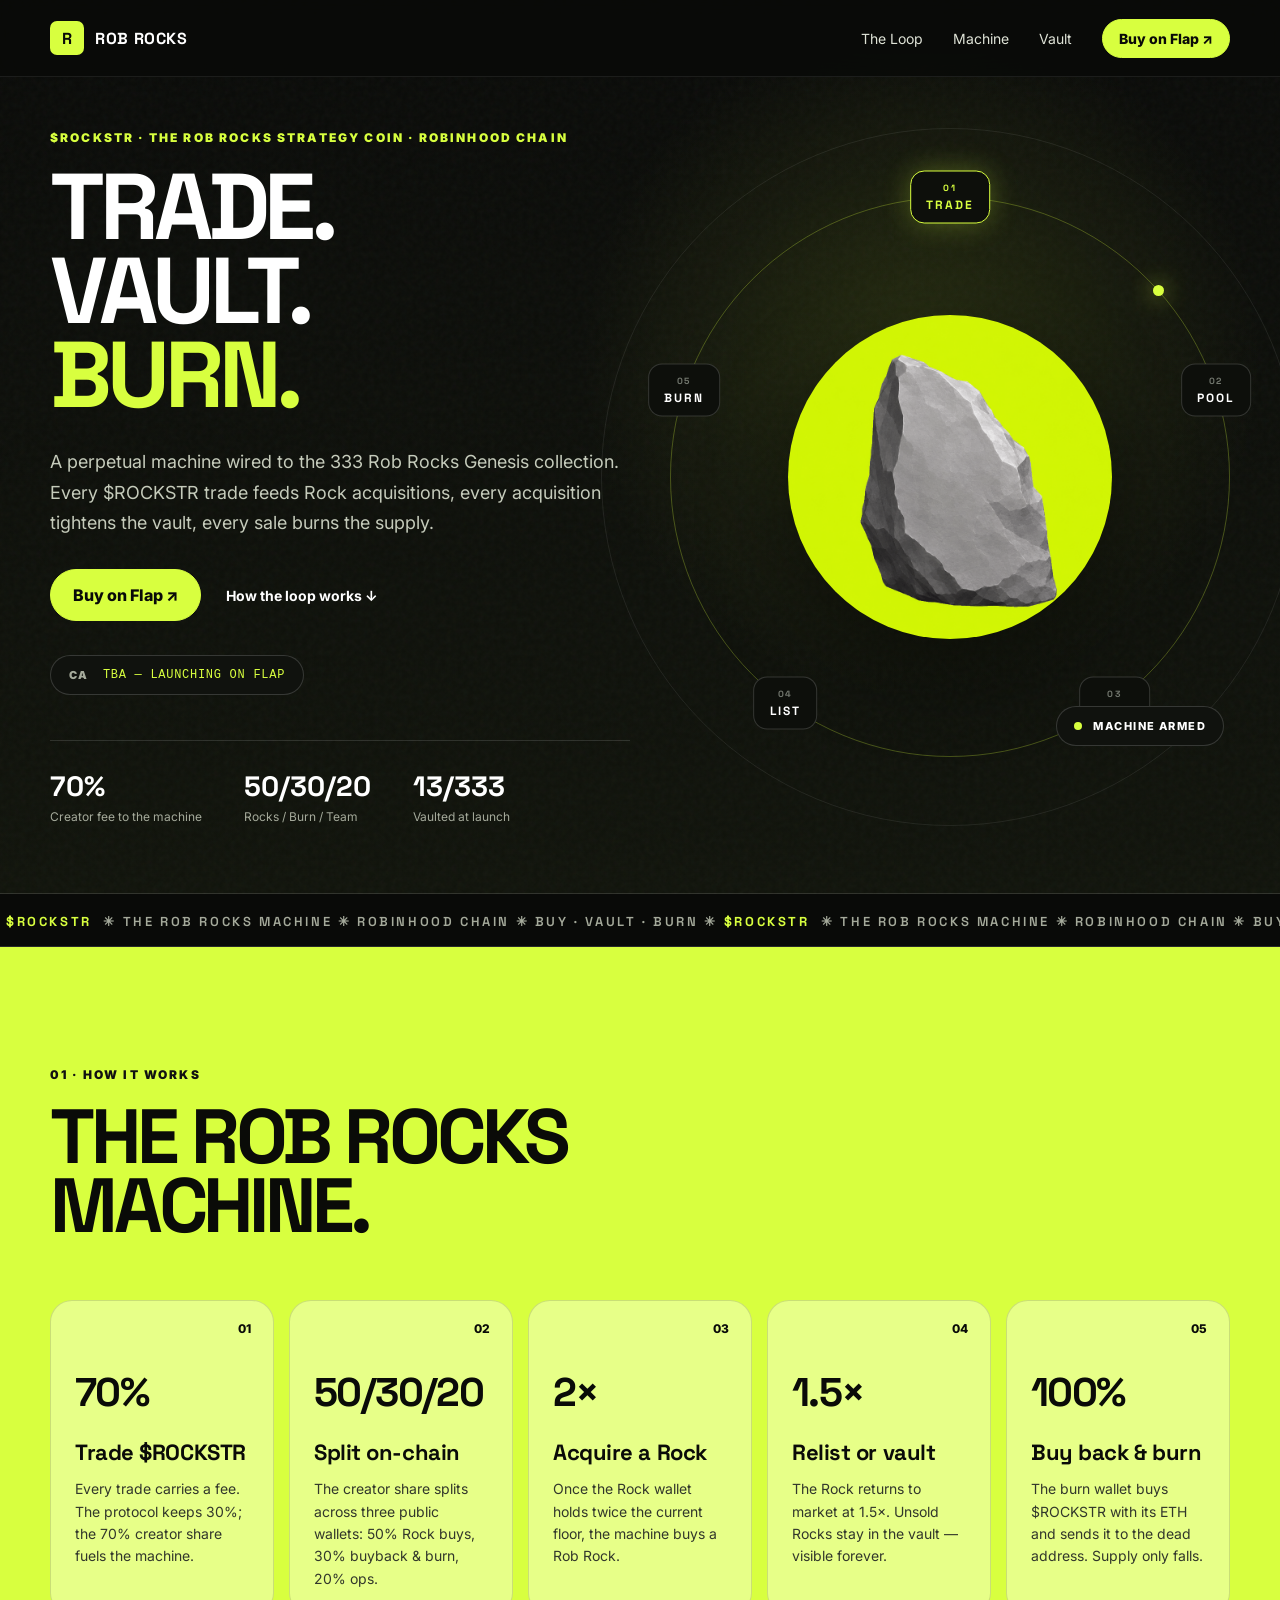
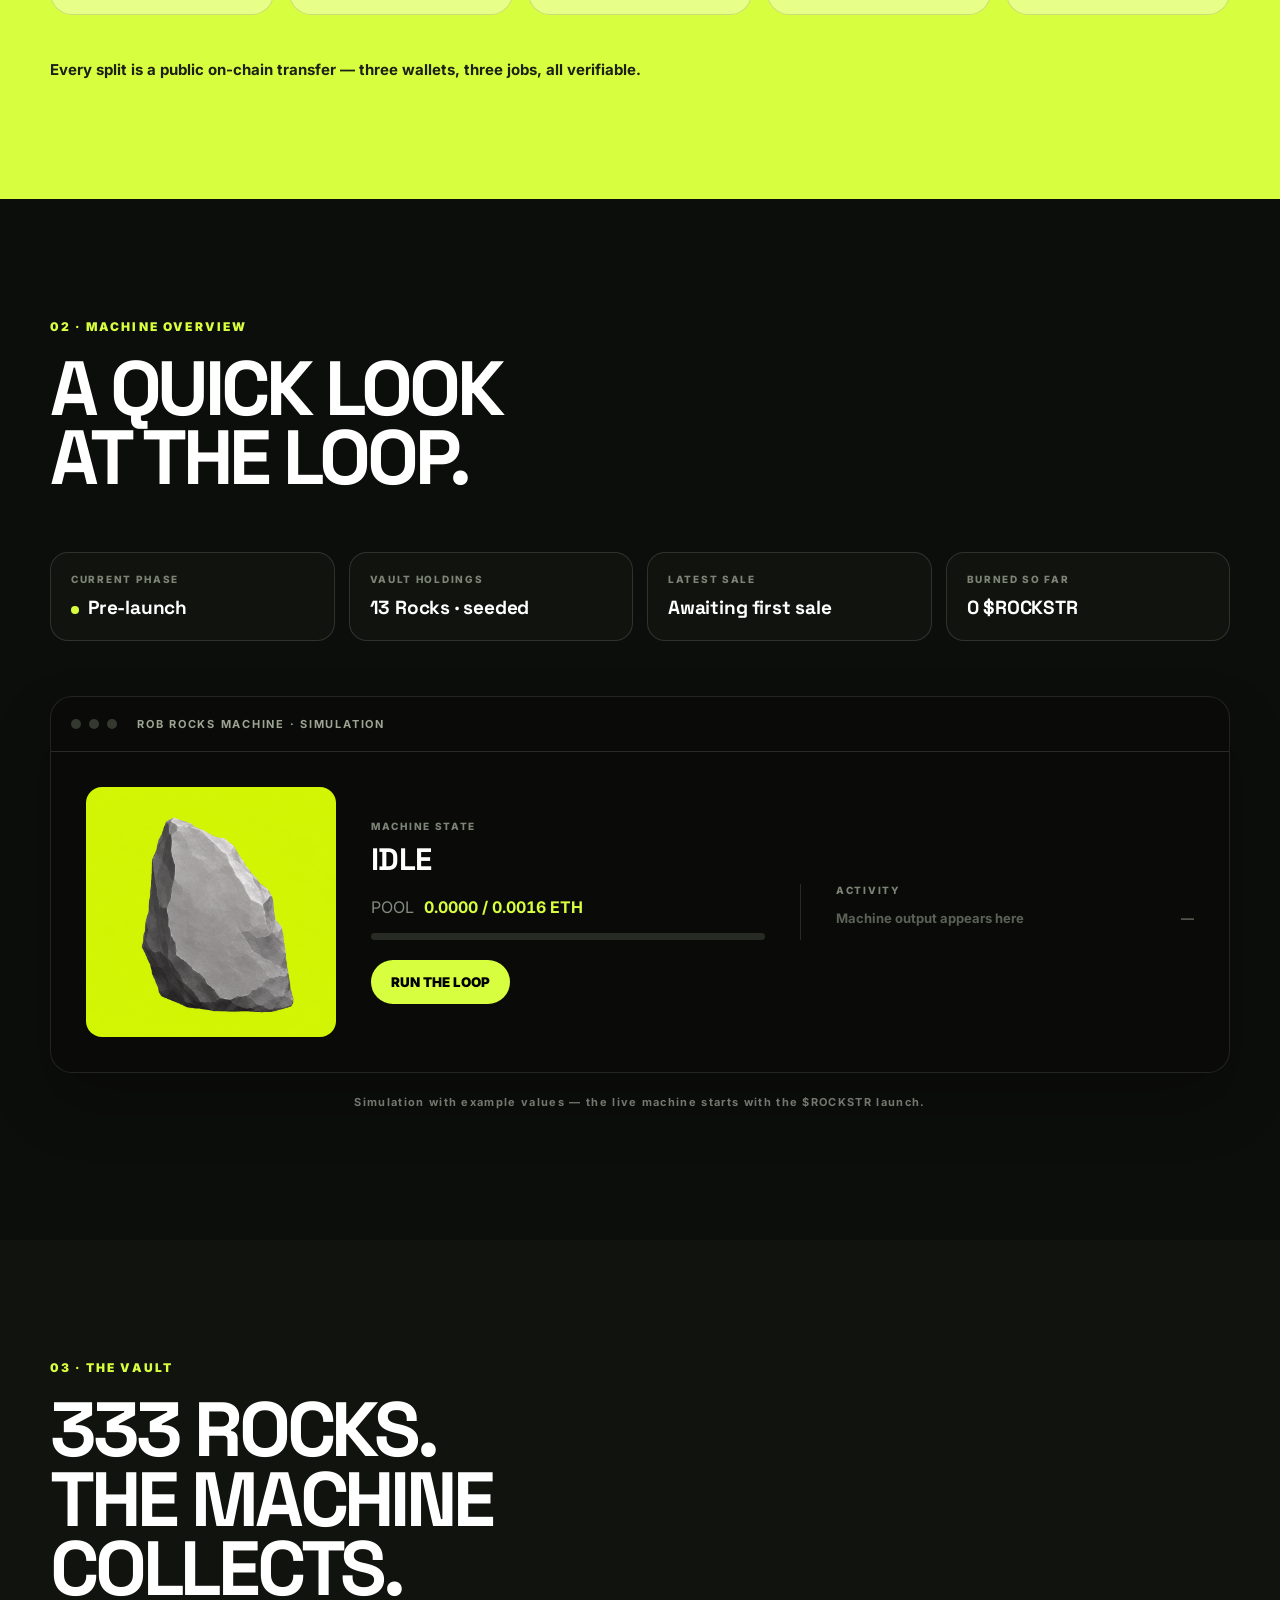
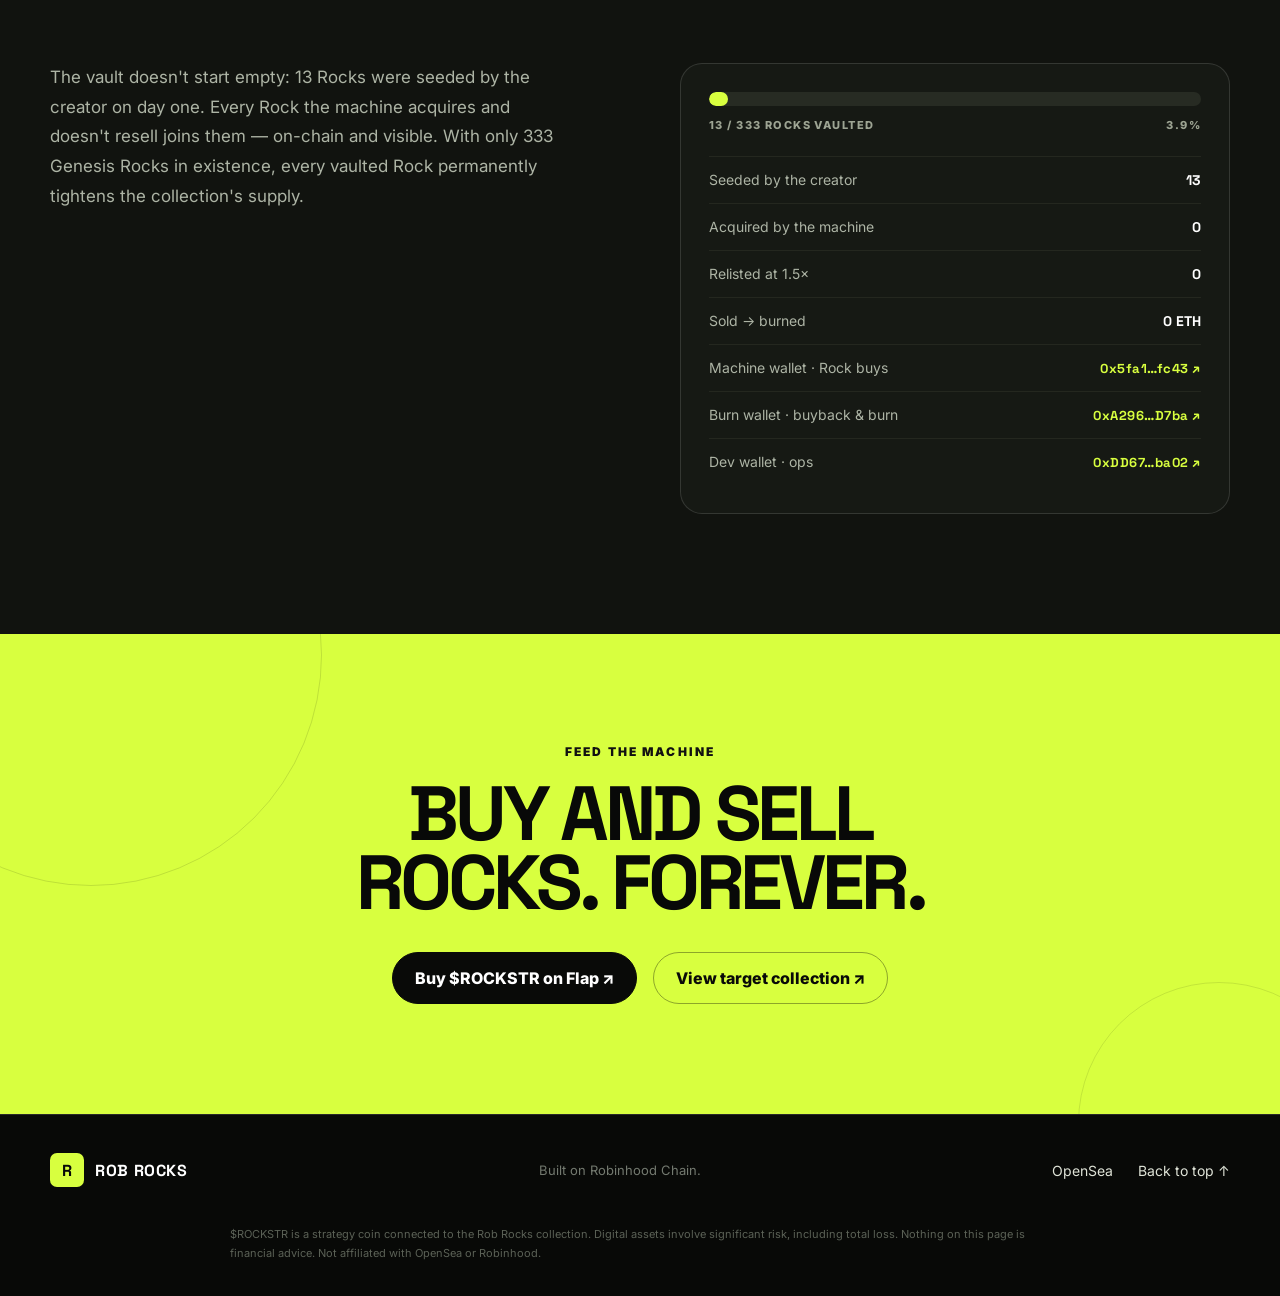
<file: index.html>
<!doctype html>
<html lang="en">
<head>
  <meta charset="utf-8" />
  <meta name="viewport" content="width=device-width, initial-scale=1" />
  <meta name="description" content="$ROCKSTR — The Rock Machine. Trade the token, grow the vault, burn the supply. Connected to the 333 Rob Rocks on Robinhood Chain." />
  <title>$ROCKSTR — The Rob Rocks Machine</title>
  <link rel="preconnect" href="https://fonts.googleapis.com">
  <link rel="preconnect" href="https://fonts.gstatic.com" crossorigin>
  <link href="https://fonts.googleapis.com/css2?family=Inter:wght@400;500;600;700;800;900&family=Space+Grotesk:wght@500;600;700;800&display=swap" rel="stylesheet">
  <link rel="stylesheet" href="styles.css" />
</head>
<body>
  <header class="nav-wrap">
    <nav class="nav container">
      <a class="brand" href="#top" aria-label="Rob Rocks Strategy home">
        <span class="brand-mark">R</span>
        <span>ROB ROCKS</span>
      </a>
      <div class="nav-links">
        <a href="#loop">The Loop</a>
        <a href="#machine">Machine</a>
        <a href="#vault">Vault</a>
        <!-- TODO: replace # with the Flap link at launch -->
        <a class="button button-small" href="#" target="_blank" rel="noreferrer">Buy on Flap ↗</a>
      </div>
      <button class="menu-button" aria-label="Open menu" aria-expanded="false">☰</button>
    </nav>
  </header>

  <main id="top">
    <!-- HERO -->
    <section class="hero">
      <div class="hero-noise"></div>
      <div class="container hero-grid">
        <div class="hero-copy reveal">
          <p class="eyebrow">$ROCKSTR · THE ROB ROCKS STRATEGY COIN · ROBINHOOD CHAIN</p>
          <h1>TRADE.<br />VAULT.<br /><span>BURN.</span></h1>
          <p class="hero-text">A perpetual machine wired to the 333 Rob Rocks Genesis collection. Every $ROCKSTR trade feeds Rock acquisitions, every acquisition tightens the vault, every sale burns the supply.</p>
          <div class="hero-actions">
            <!-- TODO: replace # with the Flap link at launch -->
            <a class="button" href="#" target="_blank" rel="noreferrer">Buy on Flap ↗</a>
            <a class="text-link" href="#loop">How the loop works ↓</a>
          </div>
          <div class="ca-box">
            <span class="ca-label">CA</span>
            <!-- TODO: paste contract address at launch, e.g. 0xabc… -->
            <code id="caAddress">TBA — LAUNCHING ON FLAP</code>
            <button type="button" id="copyCa" hidden>COPY</button>
          </div>
          <div class="hero-stats">
            <div><strong>70%</strong><span>Creator fee to the machine</span></div>
            <div><strong>50/30/20</strong><span>Rocks / Burn / Team</span></div>
            <div><strong>13/333</strong><span>Vaulted at launch</span></div>
          </div>
        </div>

        <!-- Signature: the living loop -->
        <div class="hero-visual reveal delay-1" aria-hidden="true">
          <div class="loop-ring">
            <div class="loop-track"></div>
            <div class="loop-dot" id="loopDot"></div>
            <div class="loop-node" data-step="0"><b>01</b>TRADE</div>
            <div class="loop-node" data-step="1"><b>02</b>POOL</div>
            <div class="loop-node" data-step="2"><b>03</b>ROCK</div>
            <div class="loop-node" data-step="3"><b>04</b>LIST</div>
            <div class="loop-node" data-step="4"><b>05</b>BURN</div>
            <div class="rock-disc">
              <img class="rock-img" src="assets/rob-rock.png" alt="" />
              <svg class="rock-svg" viewBox="0 0 200 200" xmlns="http://www.w3.org/2000/svg">
                <ellipse cx="100" cy="168" rx="62" ry="12" fill="#d8ff3f" opacity=".12"/>
                <polygon points="100,22 148,40 174,88 164,138 126,172 72,174 34,140 26,88 54,38" fill="#565b53"/>
                <polygon points="100,22 148,40 132,86 84,80" fill="#8a9086"/>
                <polygon points="148,40 174,88 132,86" fill="#6f746d"/>
                <polygon points="26,88 54,38 84,80 62,110" fill="#767b72"/>
                <polygon points="84,80 132,86 118,132 62,110" fill="#9aa093"/>
                <polygon points="174,88 164,138 118,132 132,86" fill="#4a4f47"/>
                <polygon points="62,110 118,132 126,172 72,174 34,140 26,88" fill="#3a3f38"/>
                <polygon points="118,132 164,138 126,172" fill="#2e332c"/>
                <polygon points="100,22 84,80 54,38" fill="#c9cec4"/>
                <polyline points="148,40 132,86 118,132" fill="none" stroke="#d8ff3f" stroke-width="2" opacity=".55"/>
              </svg>
            </div>
          </div>
          <div class="status-pill"><span></span> MACHINE ARMED</div>
        </div>
      </div>
    </section>

    <!-- TICKER -->
    <div class="ticker" aria-hidden="true">
      <div class="ticker-track">
        <span><b>$ROCKSTR</b> ✳ THE ROB ROCKS MACHINE ✳ ROBINHOOD CHAIN ✳ BUY · VAULT · BURN ✳ </span>
        <span><b>$ROCKSTR</b> ✳ THE ROB ROCKS MACHINE ✳ ROBINHOOD CHAIN ✳ BUY · VAULT · BURN ✳ </span>
        <span><b>$ROCKSTR</b> ✳ THE ROB ROCKS MACHINE ✳ ROBINHOOD CHAIN ✳ BUY · VAULT · BURN ✳ </span>
        <span><b>$ROCKSTR</b> ✳ THE ROB ROCKS MACHINE ✳ ROBINHOOD CHAIN ✳ BUY · VAULT · BURN ✳ </span>
      </div>
    </div>

    <!-- MECHANISM -->
    <section id="loop" class="section lime-section">
      <div class="container">
        <div class="section-heading scroll-reveal">
          <p class="eyebrow dark">01 · HOW IT WORKS</p>
          <h2>THE ROB ROCKS<br />MACHINE.</h2>
        </div>
        <div class="process-grid five">
          <article class="process-card scroll-reveal"><span>01</span><div class="big">70%</div><h3>Trade $ROCKSTR</h3><p>Every trade carries a fee. The protocol keeps 30%; the 70% creator share fuels the machine.</p></article>
          <article class="process-card scroll-reveal delay-1"><span>02</span><div class="big">50/30/20</div><h3>Split on-chain</h3><p>The creator share splits across three public wallets: 50% Rock buys, 30% buyback &amp; burn, 20% ops.</p></article>
          <article class="process-card scroll-reveal delay-2"><span>03</span><div class="big">2×</div><h3>Acquire a Rock</h3><p>Once the Rock wallet holds twice the current floor, the machine buys a Rob Rock.</p></article>
          <article class="process-card scroll-reveal delay-3"><span>04</span><div class="big">1.5×</div><h3>Relist or vault</h3><p>The Rock returns to market at 1.5×. Unsold Rocks stay in the vault — visible forever.</p></article>
          <article class="process-card scroll-reveal delay-3"><span>05</span><div class="big">100%</div><h3>Buy back &amp; burn</h3><p>The burn wallet buys $ROCKSTR with its ETH and sends it to the dead address. Supply only falls.</p></article>
        </div>
        <p class="mechanism-note scroll-reveal">Every split is a public on-chain transfer — three wallets, three jobs, all verifiable.</p>
      </div>
    </section>

    <!-- MACHINE -->
    <section id="machine" class="section dark-section">
      <div class="container">
        <div class="section-heading scroll-reveal">
          <p class="eyebrow green">02 · MACHINE OVERVIEW</p>
          <h2>A QUICK LOOK<br />AT THE LOOP.</h2>
        </div>

        <div class="machine-stats scroll-reveal">
          <div><p class="label">CURRENT PHASE</p><strong><i class="pulse"></i>Pre-launch</strong></div>
          <div><p class="label">VAULT HOLDINGS</p><strong>13 Rocks · seeded</strong></div>
          <div><p class="label">LATEST SALE</p><strong>Awaiting first sale</strong></div>
          <div><p class="label">BURNED SO FAR</p><strong id="burnTotal">0 $ROCKSTR</strong></div>
        </div>

        <div class="machine-preview scroll-reveal">
          <div class="mine-window">
            <div class="window-top"><span></span><span></span><span></span><b>ROB ROCKS MACHINE · SIMULATION</b></div>
            <div class="window-content">
              <div class="rock-mini" id="simRock">
                <img class="rock-img" src="assets/rob-rock.png" alt="Rob Rock in the machine" />
                <svg class="rock-svg" viewBox="0 0 200 200" xmlns="http://www.w3.org/2000/svg">
                  <polygon points="100,22 148,40 174,88 164,138 126,172 72,174 34,140 26,88 54,38" fill="#565b53"/>
                  <polygon points="100,22 148,40 132,86 84,80" fill="#8a9086"/>
                  <polygon points="84,80 132,86 118,132 62,110" fill="#9aa093"/>
                  <polygon points="62,110 118,132 126,172 72,174 34,140 26,88" fill="#3a3f38"/>
                  <polygon points="100,22 84,80 54,38" fill="#c9cec4"/>
                </svg>
              </div>
              <div class="mine-info">
                <p class="label">MACHINE STATE</p>
                <h3 id="simPhase">IDLE</h3>
                <p>POOL <strong id="simPool">0.0000 / 0.0016 ETH</strong></p>
                <div class="mine-progress show"><span id="simBar"></span></div>
                <button type="button" id="simButton">RUN THE LOOP</button>
              </div>
              <div class="destinations ledger">
                <p class="label">ACTIVITY</p>
                <div id="simLedger"><div class="ledger-empty">Machine output appears here <span>—</span></div></div>
              </div>
            </div>
          </div>
          <p class="prototype-note">Simulation with example values — the live machine starts with the $ROCKSTR launch.</p>
        </div>
      </div>
    </section>

    <!-- VAULT -->
    <section id="vault" class="section vault-section">
      <div class="container">
        <div class="section-heading light-heading scroll-reveal">
          <p class="eyebrow green">03 · THE VAULT</p>
          <h2>333 ROCKS.<br />THE MACHINE COLLECTS.</h2>
        </div>
        <div class="vault-grid scroll-reveal">
          <p class="vault-copy">The vault doesn't start empty: 13 Rocks were seeded by the creator on day one. Every Rock the machine acquires and doesn't resell joins them — on-chain and visible. With only 333 Genesis Rocks in existence, every vaulted Rock permanently tightens the collection's supply.</p>
          <div class="vault-panel">
            <div class="vault-bar"><span id="vaultFill" style="width:3.9%"></span></div>
            <div class="vault-meta"><span>13 / 333 ROCKS VAULTED</span><span>3.9%</span></div>
            <div class="vault-row"><span>Seeded by the creator</span><b>13</b></div>
            <div class="vault-row"><span>Acquired by the machine</span><b>0</b></div>
            <div class="vault-row"><span>Relisted at 1.5×</span><b>0</b></div>
            <div class="vault-row"><span>Sold → burned</span><b>0 ETH</b></div>
            <div class="vault-row"><span>Machine wallet · Rock buys</span><b><a class="vault-link" href="https://robinhoodchain.blockscout.com/address/0x5fa1DB5DB8d7bF493895D18066453c242Aa5fc43" target="_blank" rel="noreferrer">0x5fa1…fc43 ↗</a></b></div>
            <div class="vault-row"><span>Burn wallet · buyback &amp; burn</span><b><a class="vault-link" href="https://robinhoodchain.blockscout.com/address/0xA296CE061722A6e81DB31E97693509CF9F18D7ba" target="_blank" rel="noreferrer">0xA296…D7ba ↗</a></b></div>
            <div class="vault-row"><span>Dev wallet · ops</span><b><a class="vault-link" href="https://robinhoodchain.blockscout.com/address/0xDD6703D21C98ADB15BAb7FbAba4274BBBB86ba02" target="_blank" rel="noreferrer">0xDD67…ba02 ↗</a></b></div>
          </div>
        </div>
      </div>
    </section>

    <!-- CTA -->
    <section class="cta-section">
      <div class="container cta-inner scroll-reveal">
        <p class="eyebrow dark">FEED THE MACHINE</p>
        <h2>BUY AND SELL<br />ROCKS. FOREVER.</h2>
        <div class="cta-actions">
          <!-- TODO: replace # with the Flap link at launch -->
          <a class="button dark-button" href="#" target="_blank" rel="noreferrer">Buy $ROCKSTR on Flap ↗</a>
          <a class="button ghost-button" href="https://opensea.io/collection/rob-rocks/overview" target="_blank" rel="noreferrer">View target collection ↗</a>
        </div>
      </div>
    </section>
  </main>

  <footer>
    <div class="container footer-inner">
      <div class="brand"><span class="brand-mark">R</span><span>ROB ROCKS</span></div>
      <p>Built on Robinhood Chain.</p>
      <div class="footer-links">
        <a href="https://opensea.io/collection/rob-rocks/overview" target="_blank" rel="noreferrer">OpenSea</a>
        <a href="#top">Back to top ↑</a>
      </div>
    </div>
    <p class="disclaimer container">$ROCKSTR is a strategy coin connected to the Rob Rocks collection. Digital assets involve significant risk, including total loss. Nothing on this page is financial advice. Not affiliated with OpenSea or Robinhood.</p>
  </footer>

  <script src="script.js"></script>
</body>
</html>
</file>
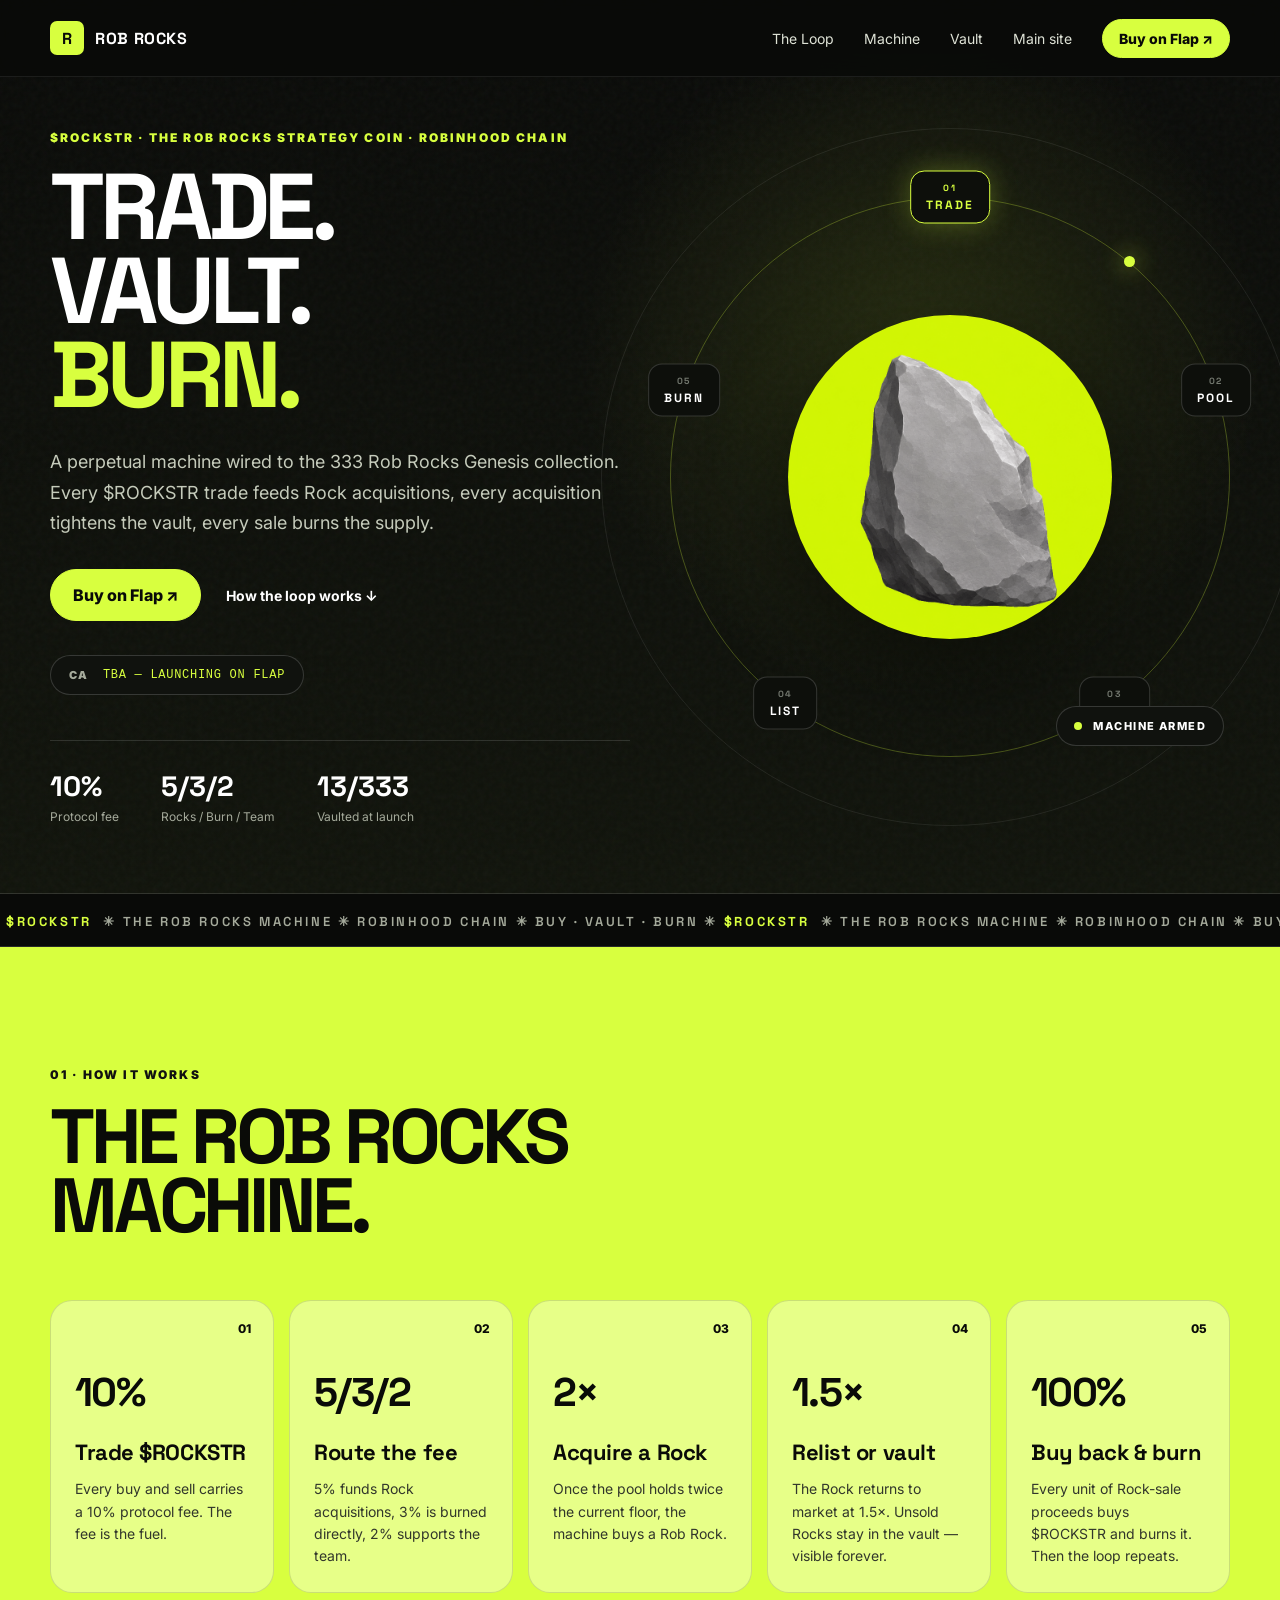
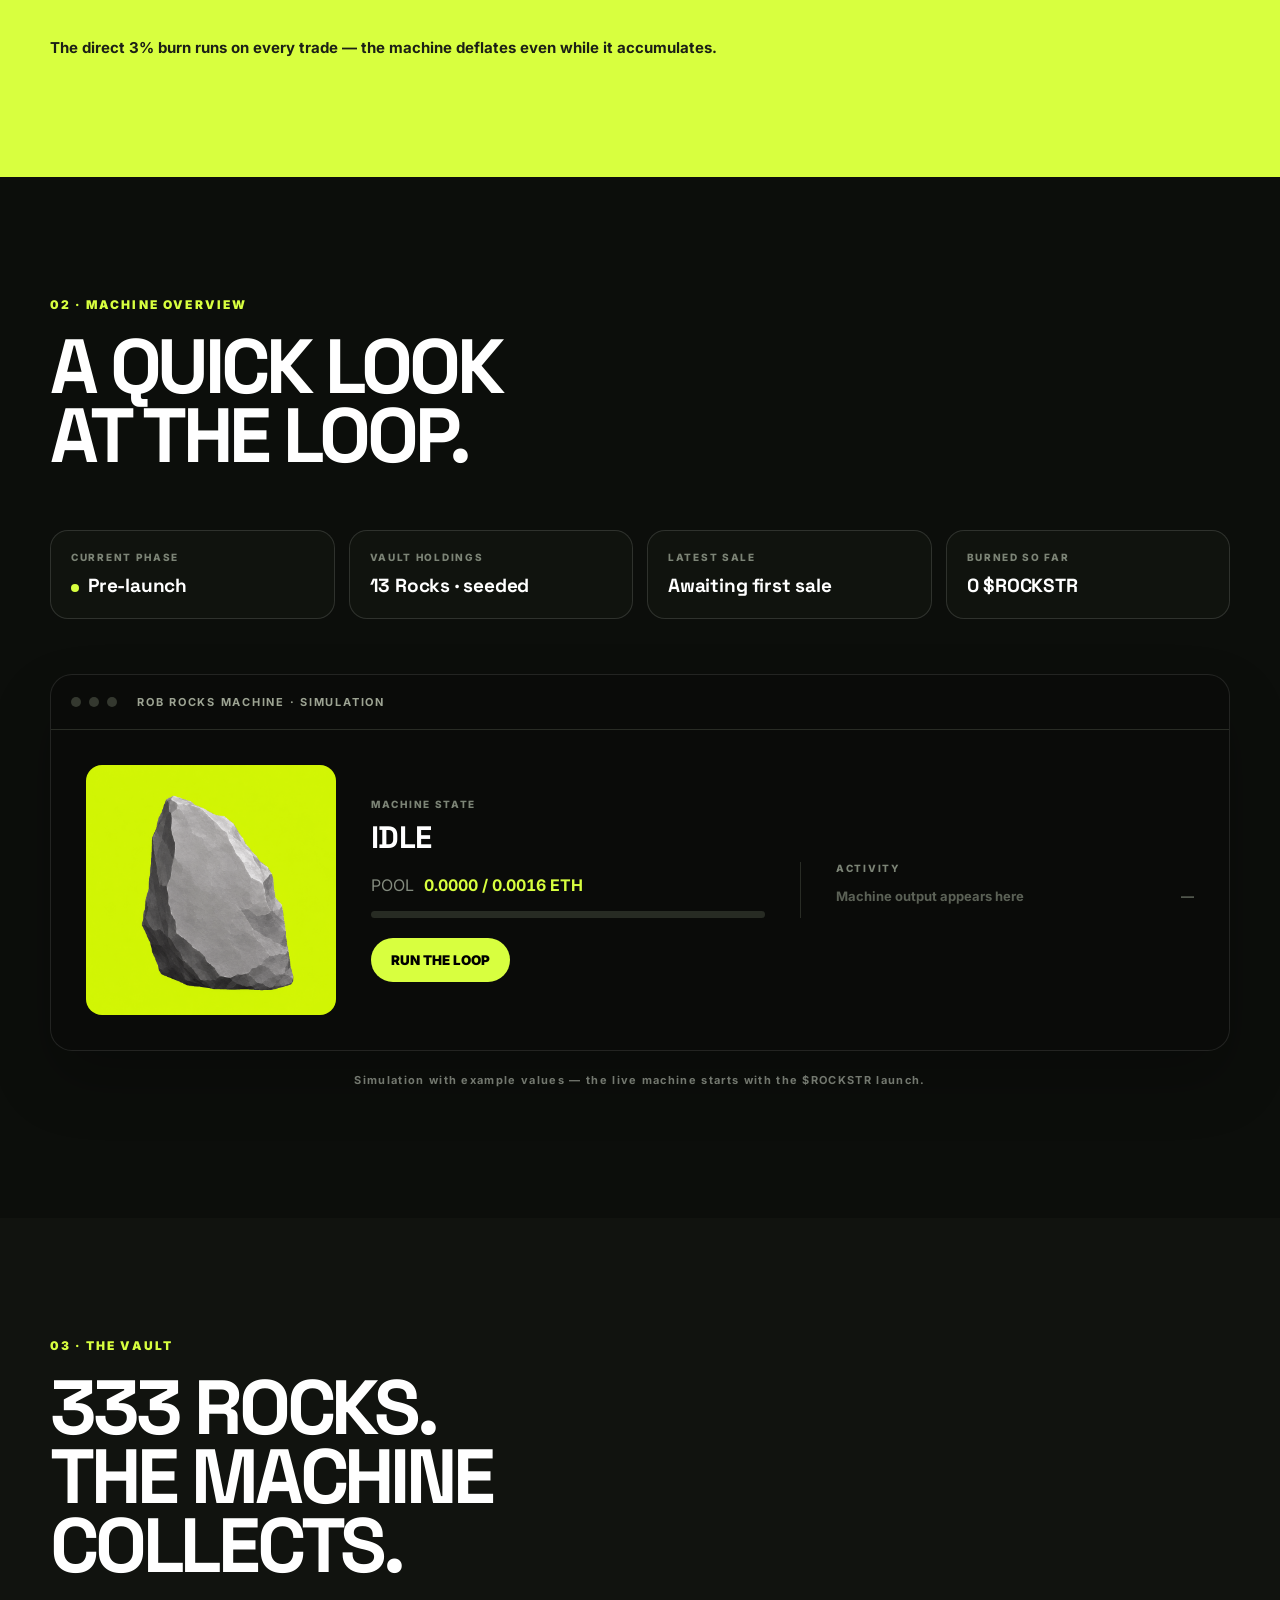
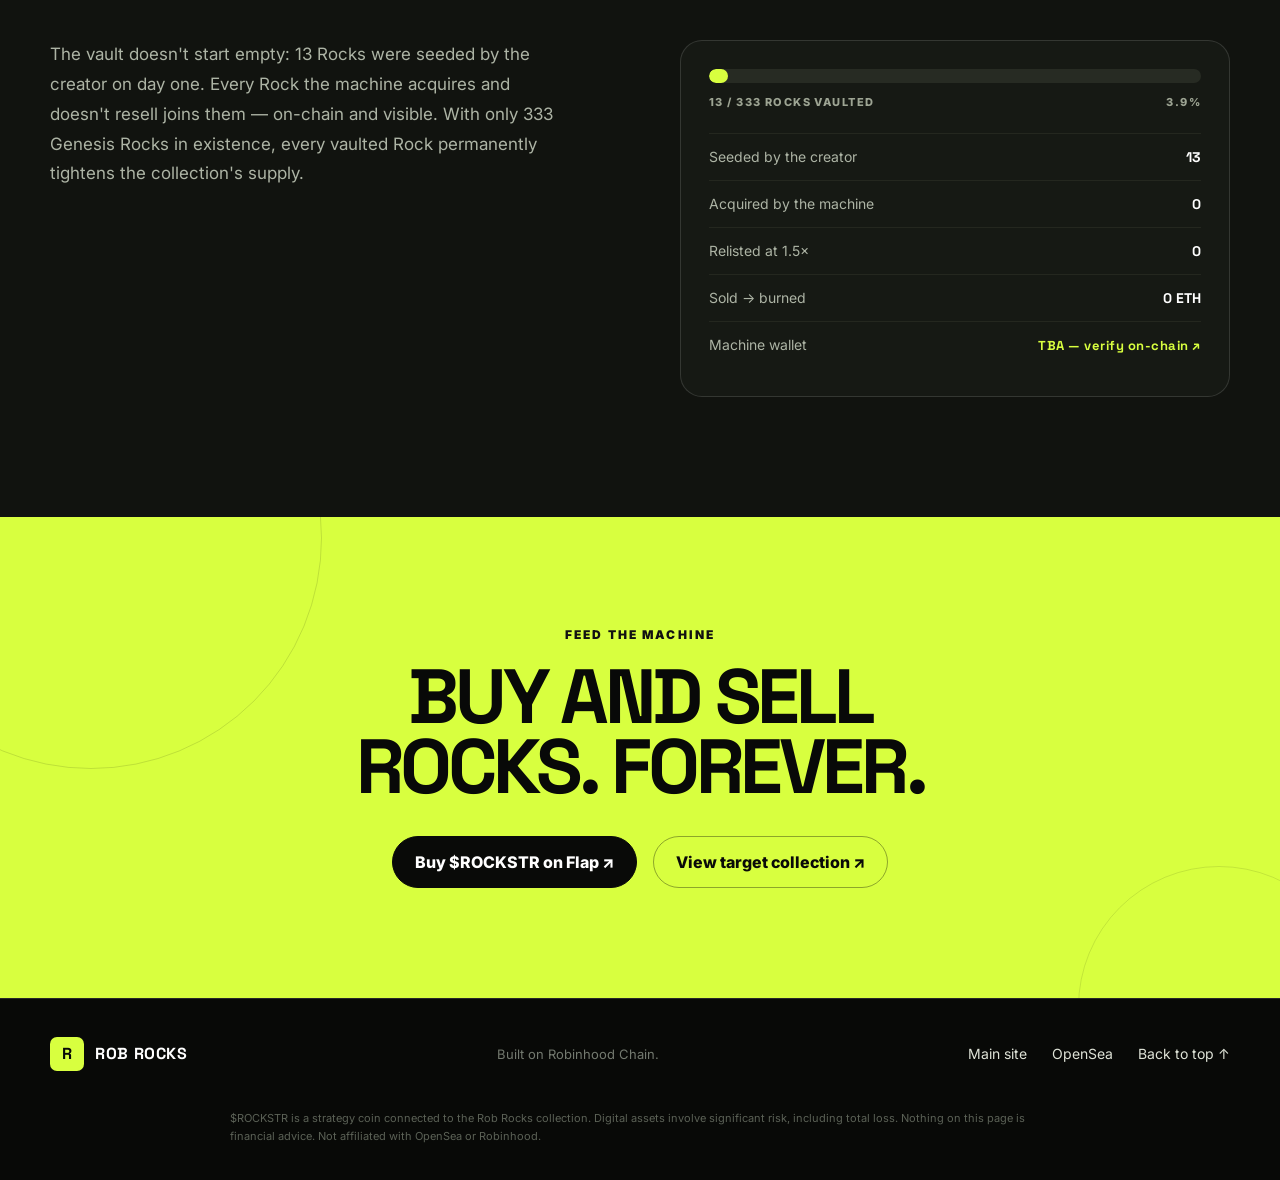
<file: strategy.html>
<!doctype html>
<html lang="en">
<head>
  <meta charset="utf-8" />
  <meta name="viewport" content="width=device-width, initial-scale=1" />
  <meta name="description" content="$ROCKSTR — The Rock Machine. Trade the token, grow the vault, burn the supply. Connected to the 333 Rob Rocks on Robinhood Chain." />
  <title>$ROCKSTR — The Rob Rocks Machine</title>
  <link rel="preconnect" href="https://fonts.googleapis.com">
  <link rel="preconnect" href="https://fonts.gstatic.com" crossorigin>
  <link href="https://fonts.googleapis.com/css2?family=Inter:wght@400;500;600;700;800;900&family=Space+Grotesk:wght@500;600;700;800&display=swap" rel="stylesheet">
  <link rel="stylesheet" href="strategy.css" />
</head>
<body>
  <header class="nav-wrap">
    <nav class="nav container">
      <a class="brand" href="index.html" aria-label="Rob Rocks home">
        <span class="brand-mark">R</span>
        <span>ROB ROCKS</span>
      </a>
      <div class="nav-links">
        <a href="#loop">The Loop</a>
        <a href="#machine">Machine</a>
        <a href="#vault">Vault</a>
        <a href="index.html">Main site</a>
        <!-- TODO: replace # with the Flap link at launch -->
        <a class="button button-small" href="#" target="_blank" rel="noreferrer">Buy on Flap ↗</a>
      </div>
      <button class="menu-button" aria-label="Open menu" aria-expanded="false">☰</button>
    </nav>
  </header>

  <main id="top">
    <!-- HERO -->
    <section class="hero">
      <div class="hero-noise"></div>
      <div class="container hero-grid">
        <div class="hero-copy reveal">
          <p class="eyebrow">$ROCKSTR · THE ROB ROCKS STRATEGY COIN · ROBINHOOD CHAIN</p>
          <h1>TRADE.<br />VAULT.<br /><span>BURN.</span></h1>
          <p class="hero-text">A perpetual machine wired to the 333 Rob Rocks Genesis collection. Every $ROCKSTR trade feeds Rock acquisitions, every acquisition tightens the vault, every sale burns the supply.</p>
          <div class="hero-actions">
            <!-- TODO: replace # with the Flap link at launch -->
            <a class="button" href="#" target="_blank" rel="noreferrer">Buy on Flap ↗</a>
            <a class="text-link" href="#loop">How the loop works ↓</a>
          </div>
          <div class="ca-box">
            <span class="ca-label">CA</span>
            <!-- TODO: paste contract address at launch, e.g. 0xabc… -->
            <code id="caAddress">TBA — LAUNCHING ON FLAP</code>
            <button type="button" id="copyCa" hidden>COPY</button>
          </div>
          <div class="hero-stats">
            <div><strong>10%</strong><span>Protocol fee</span></div>
            <div><strong>5/3/2</strong><span>Rocks / Burn / Team</span></div>
            <div><strong>13/333</strong><span>Vaulted at launch</span></div>
          </div>
        </div>

        <!-- Signature: the living loop -->
        <div class="hero-visual reveal delay-1" aria-hidden="true">
          <div class="loop-ring">
            <div class="loop-track"></div>
            <div class="loop-dot" id="loopDot"></div>
            <div class="loop-node" data-step="0"><b>01</b>TRADE</div>
            <div class="loop-node" data-step="1"><b>02</b>POOL</div>
            <div class="loop-node" data-step="2"><b>03</b>ROCK</div>
            <div class="loop-node" data-step="3"><b>04</b>LIST</div>
            <div class="loop-node" data-step="4"><b>05</b>BURN</div>
            <div class="rock-disc">
              <img class="rock-img" src="assets/rob-rock.png" alt="" />
              <svg class="rock-svg" viewBox="0 0 200 200" xmlns="http://www.w3.org/2000/svg">
                <ellipse cx="100" cy="168" rx="62" ry="12" fill="#d8ff3f" opacity=".12"/>
                <polygon points="100,22 148,40 174,88 164,138 126,172 72,174 34,140 26,88 54,38" fill="#565b53"/>
                <polygon points="100,22 148,40 132,86 84,80" fill="#8a9086"/>
                <polygon points="148,40 174,88 132,86" fill="#6f746d"/>
                <polygon points="26,88 54,38 84,80 62,110" fill="#767b72"/>
                <polygon points="84,80 132,86 118,132 62,110" fill="#9aa093"/>
                <polygon points="174,88 164,138 118,132 132,86" fill="#4a4f47"/>
                <polygon points="62,110 118,132 126,172 72,174 34,140 26,88" fill="#3a3f38"/>
                <polygon points="118,132 164,138 126,172" fill="#2e332c"/>
                <polygon points="100,22 84,80 54,38" fill="#c9cec4"/>
                <polyline points="148,40 132,86 118,132" fill="none" stroke="#d8ff3f" stroke-width="2" opacity=".55"/>
              </svg>
            </div>
          </div>
          <div class="status-pill"><span></span> MACHINE ARMED</div>
        </div>
      </div>
    </section>

    <!-- TICKER -->
    <div class="ticker" aria-hidden="true">
      <div class="ticker-track">
        <span><b>$ROCKSTR</b> ✳ THE ROB ROCKS MACHINE ✳ ROBINHOOD CHAIN ✳ BUY · VAULT · BURN ✳ </span>
        <span><b>$ROCKSTR</b> ✳ THE ROB ROCKS MACHINE ✳ ROBINHOOD CHAIN ✳ BUY · VAULT · BURN ✳ </span>
        <span><b>$ROCKSTR</b> ✳ THE ROB ROCKS MACHINE ✳ ROBINHOOD CHAIN ✳ BUY · VAULT · BURN ✳ </span>
        <span><b>$ROCKSTR</b> ✳ THE ROB ROCKS MACHINE ✳ ROBINHOOD CHAIN ✳ BUY · VAULT · BURN ✳ </span>
      </div>
    </div>

    <!-- MECHANISM -->
    <section id="loop" class="section lime-section">
      <div class="container">
        <div class="section-heading scroll-reveal">
          <p class="eyebrow dark">01 · HOW IT WORKS</p>
          <h2>THE ROB ROCKS<br />MACHINE.</h2>
        </div>
        <div class="process-grid five">
          <article class="process-card scroll-reveal"><span>01</span><div class="big">10%</div><h3>Trade $ROCKSTR</h3><p>Every buy and sell carries a 10% protocol fee. The fee is the fuel.</p></article>
          <article class="process-card scroll-reveal delay-1"><span>02</span><div class="big">5/3/2</div><h3>Route the fee</h3><p>5% funds Rock acquisitions, 3% is burned directly, 2% supports the team.</p></article>
          <article class="process-card scroll-reveal delay-2"><span>03</span><div class="big">2×</div><h3>Acquire a Rock</h3><p>Once the pool holds twice the current floor, the machine buys a Rob Rock.</p></article>
          <article class="process-card scroll-reveal delay-3"><span>04</span><div class="big">1.5×</div><h3>Relist or vault</h3><p>The Rock returns to market at 1.5×. Unsold Rocks stay in the vault — visible forever.</p></article>
          <article class="process-card scroll-reveal delay-3"><span>05</span><div class="big">100%</div><h3>Buy back &amp; burn</h3><p>Every unit of Rock-sale proceeds buys $ROCKSTR and burns it. Then the loop repeats.</p></article>
        </div>
        <p class="mechanism-note scroll-reveal">The direct 3% burn runs on every trade — the machine deflates even while it accumulates.</p>
      </div>
    </section>

    <!-- MACHINE -->
    <section id="machine" class="section dark-section">
      <div class="container">
        <div class="section-heading scroll-reveal">
          <p class="eyebrow green">02 · MACHINE OVERVIEW</p>
          <h2>A QUICK LOOK<br />AT THE LOOP.</h2>
        </div>

        <div class="machine-stats scroll-reveal">
          <div><p class="label">CURRENT PHASE</p><strong><i class="pulse"></i>Pre-launch</strong></div>
          <div><p class="label">VAULT HOLDINGS</p><strong>13 Rocks · seeded</strong></div>
          <div><p class="label">LATEST SALE</p><strong>Awaiting first sale</strong></div>
          <div><p class="label">BURNED SO FAR</p><strong id="burnTotal">0 $ROCKSTR</strong></div>
        </div>

        <div class="machine-preview scroll-reveal">
          <div class="mine-window">
            <div class="window-top"><span></span><span></span><span></span><b>ROB ROCKS MACHINE · SIMULATION</b></div>
            <div class="window-content">
              <div class="rock-mini" id="simRock">
                <img class="rock-img" src="assets/rob-rock.png" alt="Rob Rock in the machine" />
                <svg class="rock-svg" viewBox="0 0 200 200" xmlns="http://www.w3.org/2000/svg">
                  <polygon points="100,22 148,40 174,88 164,138 126,172 72,174 34,140 26,88 54,38" fill="#565b53"/>
                  <polygon points="100,22 148,40 132,86 84,80" fill="#8a9086"/>
                  <polygon points="84,80 132,86 118,132 62,110" fill="#9aa093"/>
                  <polygon points="62,110 118,132 126,172 72,174 34,140 26,88" fill="#3a3f38"/>
                  <polygon points="100,22 84,80 54,38" fill="#c9cec4"/>
                </svg>
              </div>
              <div class="mine-info">
                <p class="label">MACHINE STATE</p>
                <h3 id="simPhase">IDLE</h3>
                <p>POOL <strong id="simPool">0.0000 / 0.0016 ETH</strong></p>
                <div class="mine-progress show"><span id="simBar"></span></div>
                <button type="button" id="simButton">RUN THE LOOP</button>
              </div>
              <div class="destinations ledger">
                <p class="label">ACTIVITY</p>
                <div id="simLedger"><div class="ledger-empty">Machine output appears here <span>—</span></div></div>
              </div>
            </div>
          </div>
          <p class="prototype-note">Simulation with example values — the live machine starts with the $ROCKSTR launch.</p>
        </div>
      </div>
    </section>

    <!-- VAULT -->
    <section id="vault" class="section vault-section">
      <div class="container">
        <div class="section-heading light-heading scroll-reveal">
          <p class="eyebrow green">03 · THE VAULT</p>
          <h2>333 ROCKS.<br />THE MACHINE COLLECTS.</h2>
        </div>
        <div class="vault-grid scroll-reveal">
          <p class="vault-copy">The vault doesn't start empty: 13 Rocks were seeded by the creator on day one. Every Rock the machine acquires and doesn't resell joins them — on-chain and visible. With only 333 Genesis Rocks in existence, every vaulted Rock permanently tightens the collection's supply.</p>
          <div class="vault-panel">
            <div class="vault-bar"><span id="vaultFill" style="width:3.9%"></span></div>
            <div class="vault-meta"><span>13 / 333 ROCKS VAULTED</span><span>3.9%</span></div>
            <div class="vault-row"><span>Seeded by the creator</span><b>13</b></div>
            <div class="vault-row"><span>Acquired by the machine</span><b>0</b></div>
            <div class="vault-row"><span>Relisted at 1.5×</span><b>0</b></div>
            <div class="vault-row"><span>Sold → burned</span><b>0 ETH</b></div>
            <!-- TODO: add the machine wallet address and point href at the Robinhood Chain explorer -->
            <div class="vault-row"><span>Machine wallet</span><b><a class="vault-link" href="#" target="_blank" rel="noreferrer">TBA — verify on-chain ↗</a></b></div>
          </div>
        </div>
      </div>
    </section>

    <!-- CTA -->
    <section class="cta-section">
      <div class="container cta-inner scroll-reveal">
        <p class="eyebrow dark">FEED THE MACHINE</p>
        <h2>BUY AND SELL<br />ROCKS. FOREVER.</h2>
        <div class="cta-actions">
          <!-- TODO: replace # with the Flap link at launch -->
          <a class="button dark-button" href="#" target="_blank" rel="noreferrer">Buy $ROCKSTR on Flap ↗</a>
          <a class="button ghost-button" href="https://opensea.io/collection/rob-rocks/overview" target="_blank" rel="noreferrer">View target collection ↗</a>
        </div>
      </div>
    </section>
  </main>

  <footer>
    <div class="container footer-inner">
      <div class="brand"><span class="brand-mark">R</span><span>ROB ROCKS</span></div>
      <p>Built on Robinhood Chain.</p>
      <div class="footer-links">
        <a href="index.html">Main site</a>
        <a href="https://opensea.io/collection/rob-rocks/overview" target="_blank" rel="noreferrer">OpenSea</a>
        <a href="#top">Back to top ↑</a>
      </div>
    </div>
    <p class="disclaimer container">$ROCKSTR is a strategy coin connected to the Rob Rocks collection. Digital assets involve significant risk, including total loss. Nothing on this page is financial advice. Not affiliated with OpenSea or Robinhood.</p>
  </footer>

  <script src="strategy.js"></script>
</body>
</html>
</file>
<file: styles.css>
/* $ROCKSTR — strategy page. Mirrors the Rob Rocks tokens from styles.css, fully standalone. */
:root{--lime:#d8ff3f;--black:#090a08;--charcoal:#11130f;--soft:#ecefe5;--muted:#a5aa9b;--line:rgba(255,255,255,.13)}
*{box-sizing:border-box}
html{scroll-behavior:smooth}
body{margin:0;background:var(--black);color:#fff;font-family:Inter,Arial,sans-serif;overflow-x:hidden}
.container{width:min(1180px,calc(100% - 40px));margin:auto}

/* NAV */
.nav-wrap{position:fixed;inset:0 0 auto;z-index:20;background:rgba(9,10,8,.82);backdrop-filter:blur(15px);border-bottom:1px solid rgba(255,255,255,.08);transition:background .3s ease,box-shadow .3s ease}
.nav-wrap.scrolled{background:rgba(9,10,8,.96);box-shadow:0 12px 35px rgba(0,0,0,.28)}
.nav{height:76px;display:flex;align-items:center;justify-content:space-between}
.brand{display:flex;align-items:center;gap:11px;color:#fff;text-decoration:none;font-family:"Space Grotesk";font-weight:800;letter-spacing:.04em}
.brand-mark{display:grid;place-items:center;width:34px;height:34px;background:var(--lime);color:#080908;border-radius:7px;font-weight:900}
.nav-links{display:flex;align-items:center;gap:30px}
.nav-links a,.footer-links a{color:#dfe3d7;text-decoration:none;font-size:14px}
.button{display:inline-flex;align-items:center;justify-content:center;background:var(--lime);color:#090a08!important;padding:15px 22px;border-radius:999px;text-decoration:none;font-weight:800;border:1px solid var(--lime);transition:.2s transform,.2s box-shadow}
.button:hover{transform:translateY(-2px);box-shadow:0 10px 30px rgba(216,255,63,.22)}
.button-small{padding:10px 16px}
.menu-button{display:none;background:none;border:0;color:#fff;font-size:26px}

/* TYPE */
.eyebrow{font-size:12px;font-weight:900;letter-spacing:.18em;color:var(--lime);margin:0 0 20px}
.eyebrow.dark{color:#111}
.eyebrow.green{color:var(--lime)}
h1,h2{font-family:"Space Grotesk";font-weight:800;letter-spacing:-.055em;line-height:.9;margin:0}
h1{font-size:clamp(62px,7.3vw,108px)}
h1 span{color:var(--lime)}
h2{font-size:clamp(48px,6vw,84px)}
.section{padding:120px 0}
.section-heading{max-width:800px;margin-bottom:60px}
.light-heading{color:#fff}
.dark-section{background:#0c0e0b}

/* HERO */
.hero{min-height:850px;padding:130px 0 70px;position:relative;overflow:hidden;background:radial-gradient(circle at 72% 40%,rgba(216,255,63,.13),transparent 32%),linear-gradient(180deg,#090a08,#10130b)}
.hero:after{content:"";position:absolute;inset:auto 0 0;height:1px;background:var(--line)}
.hero-noise{position:absolute;inset:0;opacity:.055;background-image:url("data:image/svg+xml,%3Csvg viewBox='0 0 180 180' xmlns='http://www.w3.org/2000/svg'%3E%3Cfilter id='n'%3E%3CfeTurbulence type='fractalNoise' baseFrequency='.9' numOctaves='3' stitchTiles='stitch'/%3E%3C/filter%3E%3Crect width='100%25' height='100%25' filter='url(%23n)' opacity='.7'/%3E%3C/svg%3E")}
.hero-grid{position:relative;display:grid;grid-template-columns:1.04fr .96fr;gap:40px;align-items:center}
.hero-text{max-width:610px;color:#c5cbbb;font-size:18px;line-height:1.7;margin:30px 0}
.hero-actions{display:flex;align-items:center;gap:25px}
.text-link{color:#fff;text-decoration:none;font-weight:700;font-size:14px}
.hero-stats{display:flex;gap:42px;margin-top:45px;padding-top:27px;border-top:1px solid var(--line)}
.hero-stats div{display:flex;flex-direction:column;gap:5px}
.hero-stats strong{font-size:28px;font-family:"Space Grotesk"}
.hero-stats span{font-size:12px;color:var(--muted)}
.ca-box{margin-top:34px;display:inline-flex;align-items:center;gap:14px;background:#10120e;border:1px solid rgba(255,255,255,.16);border-radius:999px;padding:12px 18px}
.ca-label{font-size:11px;font-weight:900;letter-spacing:.13em;color:var(--muted)}
.ca-box code{font-size:12px;color:var(--lime);letter-spacing:.06em}
.ca-box button{background:none;border:1px solid rgba(255,255,255,.2);color:#dfe3d7;border-radius:999px;padding:6px 12px;font-size:10px;font-weight:800;letter-spacing:.12em;cursor:pointer;transition:.2s color,.2s border-color}
.ca-box button:hover{color:var(--lime);border-color:var(--lime)}

/* Hero loop — signature element */
.hero-visual{position:relative;min-height:590px;display:grid;place-items:center}
.loop-ring{position:relative;width:min(560px,88vw);aspect-ratio:1}
.loop-track{position:absolute;inset:0;border:1px solid rgba(216,255,63,.27);border-radius:50%}
.loop-track:after{content:"";position:absolute;inset:-70px;border:1px solid rgba(255,255,255,.08);border-radius:50%}
.loop-dot{position:absolute;width:11px;height:11px;margin:-5.5px 0 0 -5.5px;border-radius:50%;background:var(--lime);box-shadow:0 0 22px rgba(216,255,63,.85);z-index:4}
.loop-node{position:absolute;z-index:5;transform:translate(-50%,-50%);display:flex;flex-direction:column;align-items:center;gap:3px;background:#0d0f0b;border:1px solid rgba(255,255,255,.16);border-radius:14px;padding:10px 15px;font-family:"Space Grotesk";font-weight:700;font-size:12px;letter-spacing:.16em;transition:border-color .3s,box-shadow .3s,color .3s}
.loop-node b{font-size:9px;color:#73786f;letter-spacing:.2em}
.loop-node[data-step="0"]{left:50%;top:0}
.loop-node[data-step="1"]{left:97.5%;top:34.5%}
.loop-node[data-step="2"]{left:79.4%;top:90.4%}
.loop-node[data-step="3"]{left:20.6%;top:90.4%}
.loop-node[data-step="4"]{left:2.5%;top:34.5%}
.loop-node.active{border-color:var(--lime);color:var(--lime);box-shadow:0 0 28px rgba(216,255,63,.28)}
.loop-node.active b{color:var(--lime)}
.rock-disc{position:absolute;inset:0;margin:auto;width:58%;aspect-ratio:1;border-radius:50%;overflow:hidden;background:radial-gradient(circle at 38% 30%,#1b1e17,#0a0b09 70%);box-shadow:0 30px 90px rgba(0,0,0,.45);display:grid;place-items:center;animation:rockFloat 5.5s ease-in-out infinite}
.rock-disc img{width:100%;height:100%;object-fit:cover}
.rock-svg{width:76%;height:76%;display:none}
.no-rock-asset .rock-img{display:none}
.no-rock-asset .rock-svg{display:block}
.status-pill{position:absolute;z-index:6;bottom:26px;right:6px;background:#10120e;border:1px solid rgba(255,255,255,.16);padding:12px 17px;border-radius:999px;font-size:11px;font-weight:800;letter-spacing:.13em}
.status-pill span{display:inline-block;width:8px;height:8px;background:var(--lime);border-radius:50%;margin-right:8px;animation:pulseDot 1.6s ease-in-out infinite}

/* TICKER */
.ticker{border-bottom:1px solid var(--line);overflow:hidden;padding:16px 0;white-space:nowrap;background:var(--black)}
.ticker-track{display:inline-flex;animation:tickerMove 26s linear infinite;font-family:"Space Grotesk";font-weight:600;font-size:13px;letter-spacing:.2em;color:var(--muted)}
.ticker-track b{color:var(--lime);margin:0 6px}
@keyframes tickerMove{to{transform:translateX(-50%)}}

/* MECHANISM */
.lime-section{background:var(--lime);color:#0a0b08}
.process-grid{display:grid;grid-template-columns:repeat(4,1fr);gap:15px}
.process-grid.five{grid-template-columns:repeat(5,1fr)}
.process-card{min-height:285px;background:rgba(255,255,255,.38);border:1px solid rgba(0,0,0,.13);border-radius:22px;padding:24px;position:relative;transition:transform .3s ease,box-shadow .3s ease,background .3s ease}
.process-card:hover{transform:translateY(-9px);background:rgba(255,255,255,.55);box-shadow:0 22px 45px rgba(0,0,0,.12)}
.process-card>span{position:absolute;right:22px;top:20px;font-size:12px;font-weight:800}
.process-card .big{font-family:"Space Grotesk";font-weight:800;font-size:40px;letter-spacing:-.04em;margin:42px 0 20px}
.process-card h3{font-size:22px;margin:0 0 12px;font-family:"Space Grotesk";letter-spacing:-.02em}
.process-card p{font-size:14px;line-height:1.6;margin:0;color:#32372b}
.mechanism-note{margin:45px 0 0;font-weight:700;font-size:15px;color:#1c2016}

/* MACHINE */
.machine-stats{display:grid;grid-template-columns:repeat(4,1fr);gap:14px;margin-bottom:55px}
.machine-stats>div{border:1px solid var(--line);border-radius:18px;padding:20px;background:#101209}
.machine-stats>div{background:#10130e}
.machine-stats strong{display:block;margin-top:10px;font-family:"Space Grotesk";font-size:19px;letter-spacing:-.01em}
.pulse{display:inline-block;width:8px;height:8px;border-radius:50%;background:var(--lime);margin-right:9px;animation:pulseDot 1.6s ease-in-out infinite}
.label{font-size:10px!important;letter-spacing:.17em;color:#7c8476!important;font-weight:800;margin:0}
.machine-preview{margin-top:0}
.mine-window{background:#0a0b09;border:1px solid rgba(255,255,255,.1);border-radius:22px;overflow:hidden;box-shadow:0 30px 60px rgba(0,0,0,.22);transition:transform .35s ease,box-shadow .35s ease}
.mine-window:hover{transform:translateY(-5px);box-shadow:0 38px 75px rgba(0,0,0,.3)}
.window-top{height:55px;display:flex;align-items:center;gap:8px;padding:0 20px;border-bottom:1px solid #292c25}
.window-top span{width:10px;height:10px;background:#34382f;border-radius:50%}
.window-top b{margin-left:12px;color:#9da493;font-size:11px;letter-spacing:.16em}
.window-content{display:grid;grid-template-columns:250px 1fr 1fr;align-items:center;gap:35px;padding:35px}
.rock-mini{position:relative;border-radius:16px;overflow:hidden;background:radial-gradient(circle at 38% 30%,#1b1e17,#0a0b09 70%);aspect-ratio:1;display:grid;place-items:center;transition:box-shadow .3s ease}
.rock-mini img{width:100%;height:100%;object-fit:cover}
.rock-mini .rock-svg{width:74%;height:74%}
.rock-mini.acquired{box-shadow:0 0 0 2px var(--lime),0 0 40px rgba(216,255,63,.35)}
.mine-info h3{font-size:31px;margin:7px 0 18px;font-family:"Space Grotesk";letter-spacing:-.02em}
.mine-info p{color:#838b7e}
.mine-info strong{color:var(--lime);margin-left:6px;font-variant-numeric:tabular-nums}
.mine-info button{border:0;background:var(--lime);padding:14px 20px;border-radius:999px;font-weight:900;cursor:pointer;transition:transform .2s ease,box-shadow .2s ease;font-family:Inter}
.mine-info button:hover{transform:translateY(-2px);box-shadow:0 10px 26px rgba(216,255,63,.24)}
.mine-info button.running{pointer-events:none;animation:miningPulse 1.1s ease-in-out infinite}
.mine-progress{height:7px;background:#272b23;border-radius:999px;overflow:hidden;margin:16px 0 20px;display:none}
.mine-progress.show{display:block}
.mine-progress span{display:block;height:100%;width:0;background:var(--lime);border-radius:inherit;transition:width .18s linear}
.destinations{border-left:1px solid #292c25;padding-left:35px}
.ledger div.ledger-line{display:flex;justify-content:space-between;gap:14px;padding:12px 0;border-bottom:1px solid #24271f;font-weight:700;font-size:13px;animation:ledgerIn .4s ease both}
.ledger div.ledger-line span{font-size:9px;color:#73786f;letter-spacing:.13em;white-space:nowrap;padding-top:3px}
.ledger div.ledger-line b{color:#dfe3d7;font-weight:700}
.ledger div.ledger-line.lime b{color:var(--lime)}
.ledger-empty{display:flex;justify-content:space-between;padding:14px 0;color:#5b6156;font-weight:700;font-size:13px}
@keyframes ledgerIn{from{opacity:0;transform:translateY(-8px)}to{opacity:1;transform:none}}
.prototype-note{text-align:center;font-size:11px;font-weight:700;letter-spacing:.12em;color:#73786f;margin-top:22px}

/* VAULT */
.vault-section{background:var(--charcoal)}
.vault-grid{display:grid;grid-template-columns:1fr 1fr;gap:80px;align-items:start}
.vault-copy{color:#adb4a5;line-height:1.75;font-size:17px;margin:0;max-width:520px}
.vault-panel{border:1px solid var(--line);border-radius:22px;padding:28px;background:#161914}
.vault-bar{height:14px;background:#272b23;border-radius:999px;overflow:hidden}
.vault-bar span{display:block;height:100%;width:0;background:var(--lime);border-radius:inherit;transition:width 1s ease}
.vault-meta{display:flex;justify-content:space-between;font-size:11px;font-weight:800;letter-spacing:.13em;color:#9da493;margin:12px 0 24px}
.vault-row{display:flex;justify-content:space-between;padding:14px 0;border-top:1px solid #24271f;font-size:14px;color:#adb4a5}
.vault-row b{color:#fff;font-family:"Space Grotesk"}

/* CTA */
.cta-section{background:var(--lime);color:#080908;padding:110px 0;text-align:center;position:relative;overflow:hidden}
.cta-section:before{content:"";position:absolute;width:460px;height:460px;border:1px solid rgba(0,0,0,.12);border-radius:50%;left:-140px;top:-210px;animation:orbitSpin 30s linear infinite}
.cta-section:after{content:"";position:absolute;width:280px;height:280px;border:1px solid rgba(0,0,0,.1);border-radius:50%;right:-80px;bottom:-150px;animation:orbitSpinReverse 22s linear infinite}
.cta-inner{position:relative;z-index:1;display:flex;align-items:center;flex-direction:column}
.cta-inner h2{margin-bottom:35px}
.cta-actions{display:flex;gap:16px;flex-wrap:wrap;justify-content:center}
.dark-button{background:#090a08;border-color:#090a08;color:#fff!important}
.ghost-button{background:transparent;border-color:rgba(0,0,0,.35);color:#090a08!important}
.ghost-button:hover{box-shadow:0 10px 30px rgba(0,0,0,.12)}

/* FOOTER */
footer{background:#080907;border-top:1px solid var(--line)}
.footer-inner{min-height:110px;display:flex;justify-content:space-between;align-items:center}
.footer-inner p{color:#73796f;font-size:13px}
.footer-links{display:flex;gap:25px}
.disclaimer{max-width:820px;padding-bottom:34px;font-size:11px;line-height:1.7;color:#5b6156}

/* MOTION */
.reveal{animation:rise .8s both}
.delay-1{animation-delay:.15s}
@keyframes rise{from{opacity:0;transform:translateY(20px)}to{opacity:1;transform:none}}
.hero-copy>*{opacity:0;animation:heroLine .72s cubic-bezier(.2,.75,.25,1) forwards}
.hero-copy .eyebrow{animation-delay:.08s}
.hero-copy h1{animation-delay:.16s}
.hero-copy .hero-text{animation-delay:.28s}
.hero-copy .hero-actions{animation-delay:.4s}
.hero-copy .ca-box{animation-delay:.5s}
.hero-copy .hero-stats{animation-delay:.6s}
@keyframes heroLine{from{opacity:0;transform:translateY(24px)}to{opacity:1;transform:translateY(0)}}
@keyframes rockFloat{0%,100%{transform:translateY(0) rotate(-.7deg)}50%{transform:translateY(-14px) rotate(.7deg)}}
@keyframes orbitSpin{to{transform:rotate(360deg)}}
@keyframes orbitSpinReverse{to{transform:rotate(-360deg)}}
@keyframes pulseDot{0%,100%{box-shadow:0 0 0 0 rgba(216,255,63,.55)}50%{box-shadow:0 0 0 8px rgba(216,255,63,0)}}
@keyframes miningPulse{50%{box-shadow:0 0 0 7px rgba(216,255,63,.09)}}
.scroll-reveal{opacity:0;transform:translateY(42px);transition:opacity .75s cubic-bezier(.2,.75,.25,1),transform .75s cubic-bezier(.2,.75,.25,1)}
.scroll-reveal.in-view{opacity:1;transform:none}
.scroll-reveal.delay-1{transition-delay:.08s}
.scroll-reveal.delay-2{transition-delay:.16s}
.scroll-reveal.delay-3{transition-delay:.24s}

/* RESPONSIVE */
@media(max-width:1050px){.process-grid.five{grid-template-columns:repeat(3,1fr)}.process-card{min-height:240px}}
@media(max-width:900px){
  .nav-links{display:none;position:absolute;top:76px;left:0;right:0;background:#0a0b09;padding:24px;flex-direction:column}
  .nav-links.open{display:flex}
  .menu-button{display:block}
  .hero-grid,.vault-grid{grid-template-columns:1fr}
  .hero{padding-top:120px}
  .hero-visual{min-height:520px}
  .machine-stats{grid-template-columns:1fr 1fr}
  .window-content{grid-template-columns:1fr}
  .destinations{border-left:0;padding-left:0}
  .rock-mini{max-width:250px}
}
@media(max-width:560px){
  .container{width:min(100% - 24px,1180px)}
  .hero{min-height:auto}
  .hero-actions{align-items:flex-start;flex-direction:column}
  .hero-stats{gap:20px;justify-content:space-between}
  .ca-box{width:100%;justify-content:space-between}
  .hero-visual{min-height:420px}
  .loop-node{padding:7px 10px;font-size:10px}
  .section{padding:85px 0}
  .process-grid.five{grid-template-columns:1fr}
  .machine-stats{grid-template-columns:1fr}
  .footer-inner{padding:30px 0;gap:24px;align-items:flex-start;flex-direction:column}
}
@media (prefers-reduced-motion:reduce){
  *,*:before,*:after{animation-duration:.01ms!important;animation-iteration-count:1!important;scroll-behavior:auto!important;transition-duration:.01ms!important}
  .scroll-reveal,.hero-copy>*{opacity:1;transform:none}
  .loop-dot{display:none}
}

/* Vault wallet link */
.vault-link{color:var(--lime);text-decoration:none;font-family:"Space Grotesk";font-size:13px;letter-spacing:.04em}
.vault-link:hover{text-decoration:underline}
</file>
<file: strategy.css>
/* $ROCKSTR — strategy page. Mirrors the Rob Rocks tokens from styles.css, fully standalone. */
:root{--lime:#d8ff3f;--black:#090a08;--charcoal:#11130f;--soft:#ecefe5;--muted:#a5aa9b;--line:rgba(255,255,255,.13)}
*{box-sizing:border-box}
html{scroll-behavior:smooth}
body{margin:0;background:var(--black);color:#fff;font-family:Inter,Arial,sans-serif;overflow-x:hidden}
.container{width:min(1180px,calc(100% - 40px));margin:auto}

/* NAV */
.nav-wrap{position:fixed;inset:0 0 auto;z-index:20;background:rgba(9,10,8,.82);backdrop-filter:blur(15px);border-bottom:1px solid rgba(255,255,255,.08);transition:background .3s ease,box-shadow .3s ease}
.nav-wrap.scrolled{background:rgba(9,10,8,.96);box-shadow:0 12px 35px rgba(0,0,0,.28)}
.nav{height:76px;display:flex;align-items:center;justify-content:space-between}
.brand{display:flex;align-items:center;gap:11px;color:#fff;text-decoration:none;font-family:"Space Grotesk";font-weight:800;letter-spacing:.04em}
.brand-mark{display:grid;place-items:center;width:34px;height:34px;background:var(--lime);color:#080908;border-radius:7px;font-weight:900}
.nav-links{display:flex;align-items:center;gap:30px}
.nav-links a,.footer-links a{color:#dfe3d7;text-decoration:none;font-size:14px}
.button{display:inline-flex;align-items:center;justify-content:center;background:var(--lime);color:#090a08!important;padding:15px 22px;border-radius:999px;text-decoration:none;font-weight:800;border:1px solid var(--lime);transition:.2s transform,.2s box-shadow}
.button:hover{transform:translateY(-2px);box-shadow:0 10px 30px rgba(216,255,63,.22)}
.button-small{padding:10px 16px}
.menu-button{display:none;background:none;border:0;color:#fff;font-size:26px}

/* TYPE */
.eyebrow{font-size:12px;font-weight:900;letter-spacing:.18em;color:var(--lime);margin:0 0 20px}
.eyebrow.dark{color:#111}
.eyebrow.green{color:var(--lime)}
h1,h2{font-family:"Space Grotesk";font-weight:800;letter-spacing:-.055em;line-height:.9;margin:0}
h1{font-size:clamp(62px,7.3vw,108px)}
h1 span{color:var(--lime)}
h2{font-size:clamp(48px,6vw,84px)}
.section{padding:120px 0}
.section-heading{max-width:800px;margin-bottom:60px}
.light-heading{color:#fff}
.dark-section{background:#0c0e0b}

/* HERO */
.hero{min-height:850px;padding:130px 0 70px;position:relative;overflow:hidden;background:radial-gradient(circle at 72% 40%,rgba(216,255,63,.13),transparent 32%),linear-gradient(180deg,#090a08,#10130b)}
.hero:after{content:"";position:absolute;inset:auto 0 0;height:1px;background:var(--line)}
.hero-noise{position:absolute;inset:0;opacity:.055;background-image:url("data:image/svg+xml,%3Csvg viewBox='0 0 180 180' xmlns='http://www.w3.org/2000/svg'%3E%3Cfilter id='n'%3E%3CfeTurbulence type='fractalNoise' baseFrequency='.9' numOctaves='3' stitchTiles='stitch'/%3E%3C/filter%3E%3Crect width='100%25' height='100%25' filter='url(%23n)' opacity='.7'/%3E%3C/svg%3E")}
.hero-grid{position:relative;display:grid;grid-template-columns:1.04fr .96fr;gap:40px;align-items:center}
.hero-text{max-width:610px;color:#c5cbbb;font-size:18px;line-height:1.7;margin:30px 0}
.hero-actions{display:flex;align-items:center;gap:25px}
.text-link{color:#fff;text-decoration:none;font-weight:700;font-size:14px}
.hero-stats{display:flex;gap:42px;margin-top:45px;padding-top:27px;border-top:1px solid var(--line)}
.hero-stats div{display:flex;flex-direction:column;gap:5px}
.hero-stats strong{font-size:28px;font-family:"Space Grotesk"}
.hero-stats span{font-size:12px;color:var(--muted)}
.ca-box{margin-top:34px;display:inline-flex;align-items:center;gap:14px;background:#10120e;border:1px solid rgba(255,255,255,.16);border-radius:999px;padding:12px 18px}
.ca-label{font-size:11px;font-weight:900;letter-spacing:.13em;color:var(--muted)}
.ca-box code{font-size:12px;color:var(--lime);letter-spacing:.06em}
.ca-box button{background:none;border:1px solid rgba(255,255,255,.2);color:#dfe3d7;border-radius:999px;padding:6px 12px;font-size:10px;font-weight:800;letter-spacing:.12em;cursor:pointer;transition:.2s color,.2s border-color}
.ca-box button:hover{color:var(--lime);border-color:var(--lime)}

/* Hero loop — signature element */
.hero-visual{position:relative;min-height:590px;display:grid;place-items:center}
.loop-ring{position:relative;width:min(560px,88vw);aspect-ratio:1}
.loop-track{position:absolute;inset:0;border:1px solid rgba(216,255,63,.27);border-radius:50%}
.loop-track:after{content:"";position:absolute;inset:-70px;border:1px solid rgba(255,255,255,.08);border-radius:50%}
.loop-dot{position:absolute;width:11px;height:11px;margin:-5.5px 0 0 -5.5px;border-radius:50%;background:var(--lime);box-shadow:0 0 22px rgba(216,255,63,.85);z-index:4}
.loop-node{position:absolute;z-index:5;transform:translate(-50%,-50%);display:flex;flex-direction:column;align-items:center;gap:3px;background:#0d0f0b;border:1px solid rgba(255,255,255,.16);border-radius:14px;padding:10px 15px;font-family:"Space Grotesk";font-weight:700;font-size:12px;letter-spacing:.16em;transition:border-color .3s,box-shadow .3s,color .3s}
.loop-node b{font-size:9px;color:#73786f;letter-spacing:.2em}
.loop-node[data-step="0"]{left:50%;top:0}
.loop-node[data-step="1"]{left:97.5%;top:34.5%}
.loop-node[data-step="2"]{left:79.4%;top:90.4%}
.loop-node[data-step="3"]{left:20.6%;top:90.4%}
.loop-node[data-step="4"]{left:2.5%;top:34.5%}
.loop-node.active{border-color:var(--lime);color:var(--lime);box-shadow:0 0 28px rgba(216,255,63,.28)}
.loop-node.active b{color:var(--lime)}
.rock-disc{position:absolute;inset:0;margin:auto;width:58%;aspect-ratio:1;border-radius:50%;overflow:hidden;background:radial-gradient(circle at 38% 30%,#1b1e17,#0a0b09 70%);box-shadow:0 30px 90px rgba(0,0,0,.45);display:grid;place-items:center;animation:rockFloat 5.5s ease-in-out infinite}
.rock-disc img{width:100%;height:100%;object-fit:cover}
.rock-svg{width:76%;height:76%;display:none}
.no-rock-asset .rock-img{display:none}
.no-rock-asset .rock-svg{display:block}
.status-pill{position:absolute;z-index:6;bottom:26px;right:6px;background:#10120e;border:1px solid rgba(255,255,255,.16);padding:12px 17px;border-radius:999px;font-size:11px;font-weight:800;letter-spacing:.13em}
.status-pill span{display:inline-block;width:8px;height:8px;background:var(--lime);border-radius:50%;margin-right:8px;animation:pulseDot 1.6s ease-in-out infinite}

/* TICKER */
.ticker{border-bottom:1px solid var(--line);overflow:hidden;padding:16px 0;white-space:nowrap;background:var(--black)}
.ticker-track{display:inline-flex;animation:tickerMove 26s linear infinite;font-family:"Space Grotesk";font-weight:600;font-size:13px;letter-spacing:.2em;color:var(--muted)}
.ticker-track b{color:var(--lime);margin:0 6px}
@keyframes tickerMove{to{transform:translateX(-50%)}}

/* MECHANISM */
.lime-section{background:var(--lime);color:#0a0b08}
.process-grid{display:grid;grid-template-columns:repeat(4,1fr);gap:15px}
.process-grid.five{grid-template-columns:repeat(5,1fr)}
.process-card{min-height:285px;background:rgba(255,255,255,.38);border:1px solid rgba(0,0,0,.13);border-radius:22px;padding:24px;position:relative;transition:transform .3s ease,box-shadow .3s ease,background .3s ease}
.process-card:hover{transform:translateY(-9px);background:rgba(255,255,255,.55);box-shadow:0 22px 45px rgba(0,0,0,.12)}
.process-card>span{position:absolute;right:22px;top:20px;font-size:12px;font-weight:800}
.process-card .big{font-family:"Space Grotesk";font-weight:800;font-size:40px;letter-spacing:-.04em;margin:42px 0 20px}
.process-card h3{font-size:22px;margin:0 0 12px;font-family:"Space Grotesk";letter-spacing:-.02em}
.process-card p{font-size:14px;line-height:1.6;margin:0;color:#32372b}
.mechanism-note{margin:45px 0 0;font-weight:700;font-size:15px;color:#1c2016}

/* MACHINE */
.machine-stats{display:grid;grid-template-columns:repeat(4,1fr);gap:14px;margin-bottom:55px}
.machine-stats>div{border:1px solid var(--line);border-radius:18px;padding:20px;background:#101209}
.machine-stats>div{background:#10130e}
.machine-stats strong{display:block;margin-top:10px;font-family:"Space Grotesk";font-size:19px;letter-spacing:-.01em}
.pulse{display:inline-block;width:8px;height:8px;border-radius:50%;background:var(--lime);margin-right:9px;animation:pulseDot 1.6s ease-in-out infinite}
.label{font-size:10px!important;letter-spacing:.17em;color:#7c8476!important;font-weight:800;margin:0}
.machine-preview{margin-top:0}
.mine-window{background:#0a0b09;border:1px solid rgba(255,255,255,.1);border-radius:22px;overflow:hidden;box-shadow:0 30px 60px rgba(0,0,0,.22);transition:transform .35s ease,box-shadow .35s ease}
.mine-window:hover{transform:translateY(-5px);box-shadow:0 38px 75px rgba(0,0,0,.3)}
.window-top{height:55px;display:flex;align-items:center;gap:8px;padding:0 20px;border-bottom:1px solid #292c25}
.window-top span{width:10px;height:10px;background:#34382f;border-radius:50%}
.window-top b{margin-left:12px;color:#9da493;font-size:11px;letter-spacing:.16em}
.window-content{display:grid;grid-template-columns:250px 1fr 1fr;align-items:center;gap:35px;padding:35px}
.rock-mini{position:relative;border-radius:16px;overflow:hidden;background:radial-gradient(circle at 38% 30%,#1b1e17,#0a0b09 70%);aspect-ratio:1;display:grid;place-items:center;transition:box-shadow .3s ease}
.rock-mini img{width:100%;height:100%;object-fit:cover}
.rock-mini .rock-svg{width:74%;height:74%}
.rock-mini.acquired{box-shadow:0 0 0 2px var(--lime),0 0 40px rgba(216,255,63,.35)}
.mine-info h3{font-size:31px;margin:7px 0 18px;font-family:"Space Grotesk";letter-spacing:-.02em}
.mine-info p{color:#838b7e}
.mine-info strong{color:var(--lime);margin-left:6px;font-variant-numeric:tabular-nums}
.mine-info button{border:0;background:var(--lime);padding:14px 20px;border-radius:999px;font-weight:900;cursor:pointer;transition:transform .2s ease,box-shadow .2s ease;font-family:Inter}
.mine-info button:hover{transform:translateY(-2px);box-shadow:0 10px 26px rgba(216,255,63,.24)}
.mine-info button.running{pointer-events:none;animation:miningPulse 1.1s ease-in-out infinite}
.mine-progress{height:7px;background:#272b23;border-radius:999px;overflow:hidden;margin:16px 0 20px;display:none}
.mine-progress.show{display:block}
.mine-progress span{display:block;height:100%;width:0;background:var(--lime);border-radius:inherit;transition:width .18s linear}
.destinations{border-left:1px solid #292c25;padding-left:35px}
.ledger div.ledger-line{display:flex;justify-content:space-between;gap:14px;padding:12px 0;border-bottom:1px solid #24271f;font-weight:700;font-size:13px;animation:ledgerIn .4s ease both}
.ledger div.ledger-line span{font-size:9px;color:#73786f;letter-spacing:.13em;white-space:nowrap;padding-top:3px}
.ledger div.ledger-line b{color:#dfe3d7;font-weight:700}
.ledger div.ledger-line.lime b{color:var(--lime)}
.ledger-empty{display:flex;justify-content:space-between;padding:14px 0;color:#5b6156;font-weight:700;font-size:13px}
@keyframes ledgerIn{from{opacity:0;transform:translateY(-8px)}to{opacity:1;transform:none}}
.prototype-note{text-align:center;font-size:11px;font-weight:700;letter-spacing:.12em;color:#73786f;margin-top:22px}

/* VAULT */
.vault-section{background:var(--charcoal)}
.vault-grid{display:grid;grid-template-columns:1fr 1fr;gap:80px;align-items:start}
.vault-copy{color:#adb4a5;line-height:1.75;font-size:17px;margin:0;max-width:520px}
.vault-panel{border:1px solid var(--line);border-radius:22px;padding:28px;background:#161914}
.vault-bar{height:14px;background:#272b23;border-radius:999px;overflow:hidden}
.vault-bar span{display:block;height:100%;width:0;background:var(--lime);border-radius:inherit;transition:width 1s ease}
.vault-meta{display:flex;justify-content:space-between;font-size:11px;font-weight:800;letter-spacing:.13em;color:#9da493;margin:12px 0 24px}
.vault-row{display:flex;justify-content:space-between;padding:14px 0;border-top:1px solid #24271f;font-size:14px;color:#adb4a5}
.vault-row b{color:#fff;font-family:"Space Grotesk"}

/* CTA */
.cta-section{background:var(--lime);color:#080908;padding:110px 0;text-align:center;position:relative;overflow:hidden}
.cta-section:before{content:"";position:absolute;width:460px;height:460px;border:1px solid rgba(0,0,0,.12);border-radius:50%;left:-140px;top:-210px;animation:orbitSpin 30s linear infinite}
.cta-section:after{content:"";position:absolute;width:280px;height:280px;border:1px solid rgba(0,0,0,.1);border-radius:50%;right:-80px;bottom:-150px;animation:orbitSpinReverse 22s linear infinite}
.cta-inner{position:relative;z-index:1;display:flex;align-items:center;flex-direction:column}
.cta-inner h2{margin-bottom:35px}
.cta-actions{display:flex;gap:16px;flex-wrap:wrap;justify-content:center}
.dark-button{background:#090a08;border-color:#090a08;color:#fff!important}
.ghost-button{background:transparent;border-color:rgba(0,0,0,.35);color:#090a08!important}
.ghost-button:hover{box-shadow:0 10px 30px rgba(0,0,0,.12)}

/* FOOTER */
footer{background:#080907;border-top:1px solid var(--line)}
.footer-inner{min-height:110px;display:flex;justify-content:space-between;align-items:center}
.footer-inner p{color:#73796f;font-size:13px}
.footer-links{display:flex;gap:25px}
.disclaimer{max-width:820px;padding-bottom:34px;font-size:11px;line-height:1.7;color:#5b6156}

/* MOTION */
.reveal{animation:rise .8s both}
.delay-1{animation-delay:.15s}
@keyframes rise{from{opacity:0;transform:translateY(20px)}to{opacity:1;transform:none}}
.hero-copy>*{opacity:0;animation:heroLine .72s cubic-bezier(.2,.75,.25,1) forwards}
.hero-copy .eyebrow{animation-delay:.08s}
.hero-copy h1{animation-delay:.16s}
.hero-copy .hero-text{animation-delay:.28s}
.hero-copy .hero-actions{animation-delay:.4s}
.hero-copy .ca-box{animation-delay:.5s}
.hero-copy .hero-stats{animation-delay:.6s}
@keyframes heroLine{from{opacity:0;transform:translateY(24px)}to{opacity:1;transform:translateY(0)}}
@keyframes rockFloat{0%,100%{transform:translateY(0) rotate(-.7deg)}50%{transform:translateY(-14px) rotate(.7deg)}}
@keyframes orbitSpin{to{transform:rotate(360deg)}}
@keyframes orbitSpinReverse{to{transform:rotate(-360deg)}}
@keyframes pulseDot{0%,100%{box-shadow:0 0 0 0 rgba(216,255,63,.55)}50%{box-shadow:0 0 0 8px rgba(216,255,63,0)}}
@keyframes miningPulse{50%{box-shadow:0 0 0 7px rgba(216,255,63,.09)}}
.scroll-reveal{opacity:0;transform:translateY(42px);transition:opacity .75s cubic-bezier(.2,.75,.25,1),transform .75s cubic-bezier(.2,.75,.25,1)}
.scroll-reveal.in-view{opacity:1;transform:none}
.scroll-reveal.delay-1{transition-delay:.08s}
.scroll-reveal.delay-2{transition-delay:.16s}
.scroll-reveal.delay-3{transition-delay:.24s}

/* RESPONSIVE */
@media(max-width:1050px){.process-grid.five{grid-template-columns:repeat(3,1fr)}.process-card{min-height:240px}}
@media(max-width:900px){
  .nav-links{display:none;position:absolute;top:76px;left:0;right:0;background:#0a0b09;padding:24px;flex-direction:column}
  .nav-links.open{display:flex}
  .menu-button{display:block}
  .hero-grid,.vault-grid{grid-template-columns:1fr}
  .hero{padding-top:120px}
  .hero-visual{min-height:520px}
  .machine-stats{grid-template-columns:1fr 1fr}
  .window-content{grid-template-columns:1fr}
  .destinations{border-left:0;padding-left:0}
  .rock-mini{max-width:250px}
}
@media(max-width:560px){
  .container{width:min(100% - 24px,1180px)}
  .hero{min-height:auto}
  .hero-actions{align-items:flex-start;flex-direction:column}
  .hero-stats{gap:20px;justify-content:space-between}
  .ca-box{width:100%;justify-content:space-between}
  .hero-visual{min-height:420px}
  .loop-node{padding:7px 10px;font-size:10px}
  .section{padding:85px 0}
  .process-grid.five{grid-template-columns:1fr}
  .machine-stats{grid-template-columns:1fr}
  .footer-inner{padding:30px 0;gap:24px;align-items:flex-start;flex-direction:column}
}
@media (prefers-reduced-motion:reduce){
  *,*:before,*:after{animation-duration:.01ms!important;animation-iteration-count:1!important;scroll-behavior:auto!important;transition-duration:.01ms!important}
  .scroll-reveal,.hero-copy>*{opacity:1;transform:none}
  .loop-dot{display:none}
}

/* Vault wallet link */
.vault-link{color:var(--lime);text-decoration:none;font-family:"Space Grotesk";font-size:13px;letter-spacing:.04em}
.vault-link:hover{text-decoration:underline}
</file>
